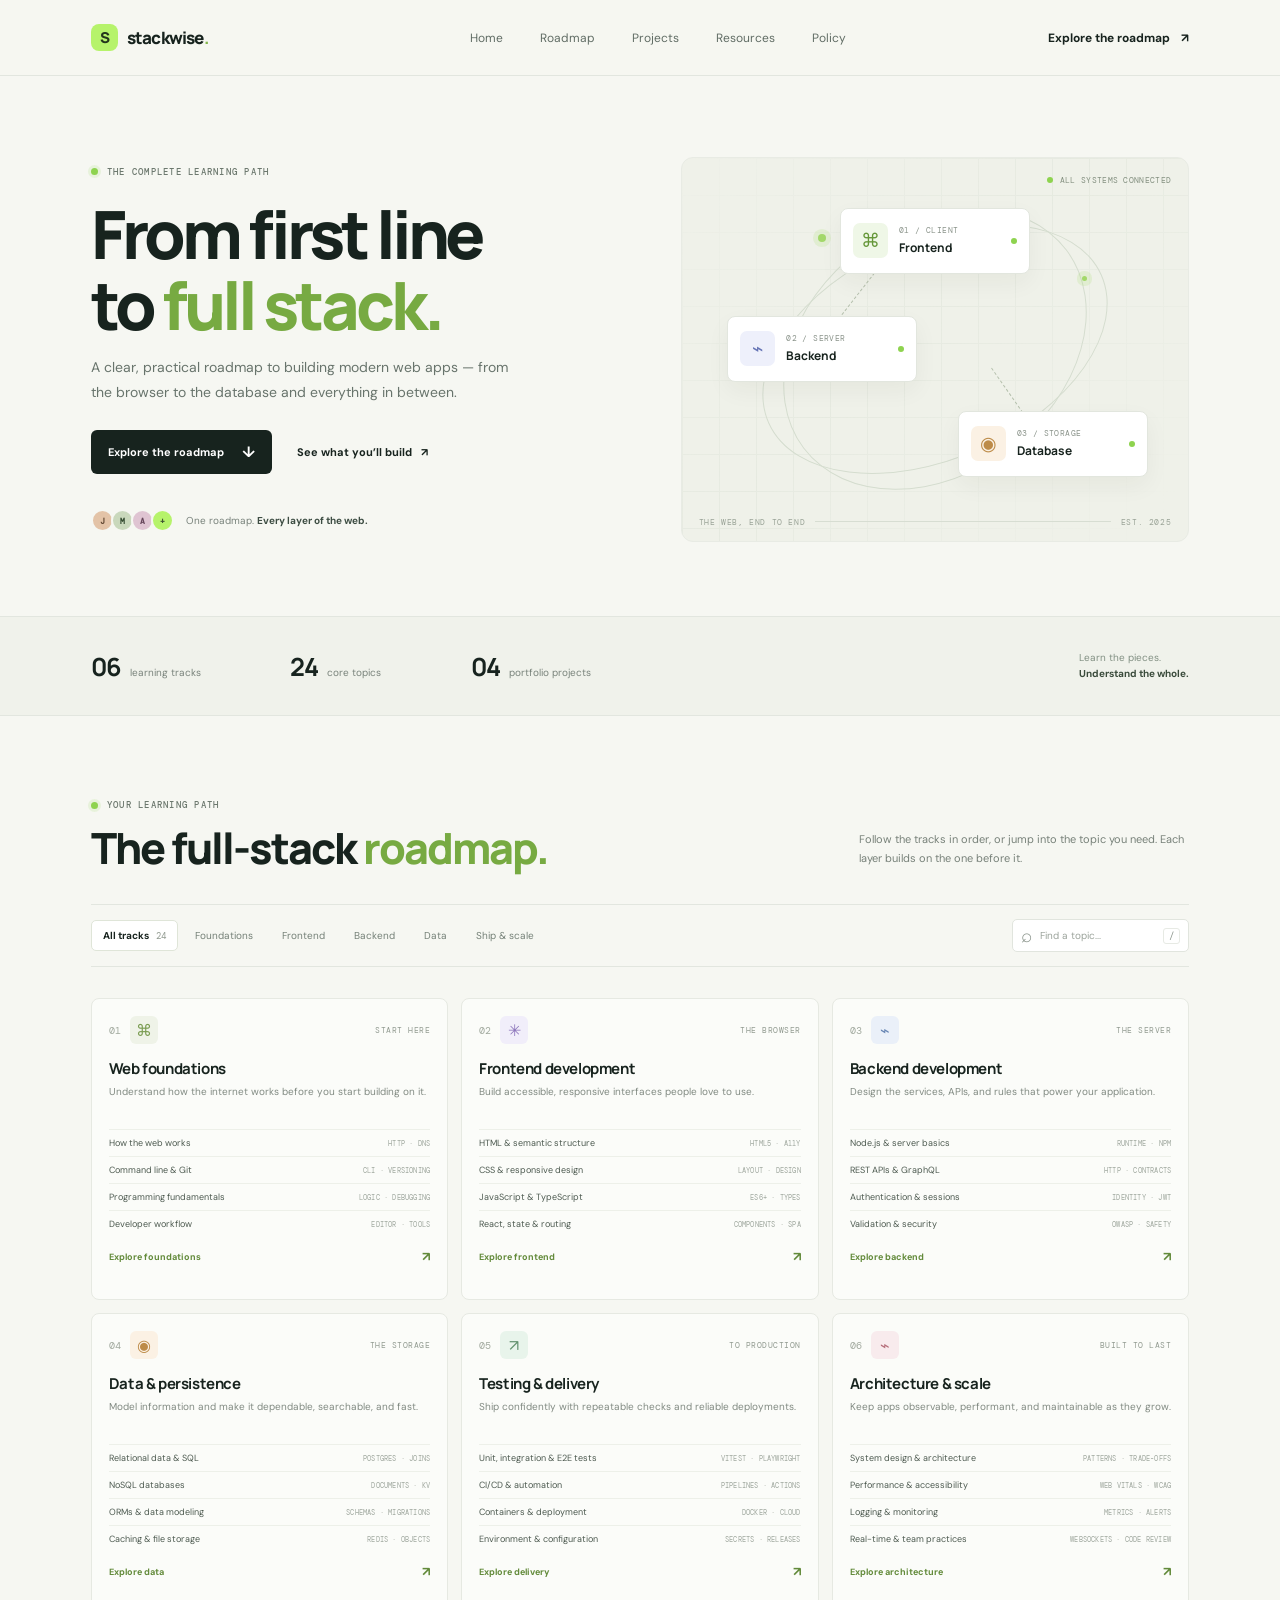
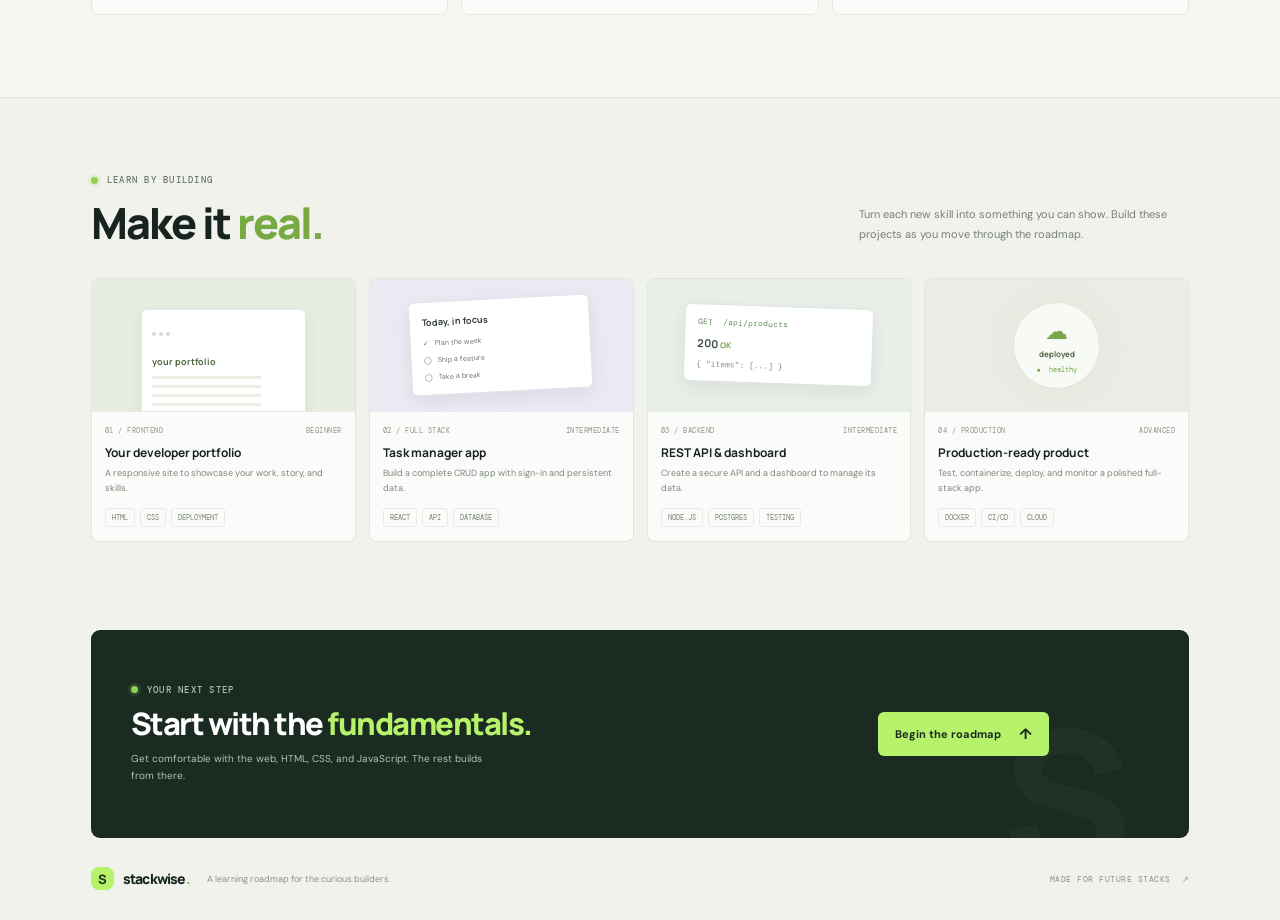
<file: index.html>
<!doctype html>
<html lang="en">
  <head>
    <meta charset="utf-8">
    <meta name="viewport" content="width=device-width, initial-scale=1">
    <meta name="theme-color" content="#f6f7f2">
    <meta name="description" content="A practical, end-to-end roadmap for learning full-stack web development.">
    <meta property="og:site_name" content="Stackwise">
    <meta property="og:title" content="Stackwise — Full-stack development roadmap">
    <meta property="og:description" content="A practical, end-to-end roadmap for learning full-stack web development.">
    <meta property="og:type" content="website">
    <title>Stackwise — Full-stack development roadmap</title>
    <link rel="icon" type="image/svg+xml" href="stackwise-icon.svg">
    <link rel="preconnect" href="https://fonts.googleapis.com">
    <link rel="preconnect" href="https://fonts.gstatic.com" crossorigin>
    <link href="https://fonts.googleapis.com/css2?family=DM+Mono:wght@400;500&family=DM+Sans:wght@400;500;600;700&family=Manrope:wght@500;600;700;800&display=swap" rel="stylesheet">
    <link rel="stylesheet" href="styles.css">
    <script src="script.js" defer></script>
  </head>
  <body>
    <header class="topbar">
      <a class="brand" href="#" aria-label="Stackwise home"><span class="brand-mark">S</span> stackwise<span class="brand-period">.</span></a>
      <nav class="topnav" aria-label="Main navigation"><a href="index.html">Home</a><a href="#roadmap">Roadmap</a><a href="#projects">Projects</a><a href="#resources">Resources</a><a href="policy.html">Policy</a></nav>
      <a class="topbar-cta" href="#roadmap">Explore the roadmap <span aria-hidden="true">↗</span></a>
      <button class="menu-toggle" type="button" aria-label="Open navigation" aria-expanded="false">☰</button>
    </header>

    <main>
      <section class="hero">
        <div class="hero-copy">
          <div class="eyebrow"><span class="eyebrow-dot"></span> THE COMPLETE LEARNING PATH</div>
          <h1>From first line<br>to <span>full stack.</span></h1>
          <p class="hero-description">A clear, practical roadmap to building modern web apps — from the browser to the database and everything in between.</p>
          <div class="hero-actions"><a class="button button-primary" href="#roadmap">Explore the roadmap <span aria-hidden="true">↓</span></a><a class="text-link" href="#projects">See what you’ll build <span aria-hidden="true">↗</span></a></div>
          <div class="hero-proof"><div class="avatar-stack" aria-hidden="true"><span>J</span><span>M</span><span>A</span><span>+</span></div><span>One roadmap. <strong>Every layer of the web.</strong></span></div>
        </div>
        <div class="hero-visual" aria-label="Illustration of connected frontend, backend, and database layers">
          <div class="visual-grid"></div><div class="orbit orbit-one"></div><div class="orbit orbit-two"></div>
          <div class="orbit-dot dot-one"></div><div class="orbit-dot dot-two"></div><div class="orbit-dot dot-three"></div>
          <div class="stack-card frontend-card"><span class="card-icon icon-browser">⌘</span><span><small>01 / CLIENT</small><strong>Frontend</strong></span><span class="card-status"></span></div>
          <div class="stack-card backend-card"><span class="card-icon icon-server">⌁</span><span><small>02 / SERVER</small><strong>Backend</strong></span><span class="card-status"></span></div>
          <div class="stack-card data-card"><span class="card-icon icon-data">◉</span><span><small>03 / STORAGE</small><strong>Database</strong></span><span class="card-status"></span></div>
          <div class="connector connector-one"></div><div class="connector connector-two"></div>
          <div class="floating-label"><span class="pulse"></span> ALL SYSTEMS CONNECTED</div>
          <div class="visual-caption"><span>THE WEB, END TO END</span><span class="caption-line"></span><span>EST. 2025</span></div>
        </div>
      </section>

      <section class="stat-strip" aria-label="Roadmap overview">
        <div><strong>06</strong><span>learning tracks</span></div><div><strong>24</strong><span>core topics</span></div><div><strong>04</strong><span>portfolio projects</span></div>
        <p>Learn the pieces.<br><b>Understand the whole.</b></p>
      </section>

      <section class="roadmap section-wrap" id="roadmap">
        <div class="section-heading">
          <div><div class="eyebrow"><span class="eyebrow-dot"></span> YOUR LEARNING PATH</div><h2>The full-stack <span>roadmap.</span></h2></div>
          <p>Follow the tracks in order, or jump into the topic you need. Each layer builds on the one before it.</p>
        </div>
        <div class="roadmap-tools">
          <div class="filter-list" role="group" aria-label="Filter learning tracks">
            <button class="filter-button active" type="button" data-filter="all" aria-pressed="true">All tracks <span>24</span></button>
            <button class="filter-button" type="button" data-filter="foundation" aria-pressed="false">Foundations</button>
            <button class="filter-button" type="button" data-filter="frontend" aria-pressed="false">Frontend</button>
            <button class="filter-button" type="button" data-filter="backend" aria-pressed="false">Backend</button>
            <button class="filter-button" type="button" data-filter="data" aria-pressed="false">Data</button>
            <button class="filter-button" type="button" data-filter="delivery" aria-pressed="false">Ship & scale</button>
          </div>
          <label class="search-box"><span aria-hidden="true">⌕</span><input id="topic-search" type="search" placeholder="Find a topic..." aria-label="Search topics"><kbd>/</kbd></label>
        </div>
        <p class="results-count" id="results-count" aria-live="polite"></p>
        <div class="tracks-grid" id="tracks-grid">
          <article class="track-card" data-category="foundation">
            <div class="track-top"><span class="track-number">01</span><span class="track-icon icon-foundation">⌘</span><span class="track-time">START HERE</span></div>
            <h3><a href="foundations.html">Web foundations</a></h3><p>Understand how the internet works before you start building on it.</p>
            <ul class="topic-list"><li><span>How the web works</span><span class="topic-tag">HTTP · DNS</span></li><li><span>Command line & Git</span><span class="topic-tag">CLI · VERSIONING</span></li><li><span>Programming fundamentals</span><span class="topic-tag">LOGIC · DEBUGGING</span></li><li><span>Developer workflow</span><span class="topic-tag">EDITOR · TOOLS</span></li></ul>
            <a class="track-link" href="foundations.html">Explore foundations <span aria-hidden="true">↗</span></a>
          </article>
          <article class="track-card" data-category="frontend">
            <div class="track-top"><span class="track-number">02</span><span class="track-icon icon-frontend">✳</span><span class="track-time">THE BROWSER</span></div>
            <h3><a href="courses.html?track=frontend">Frontend development</a></h3><p>Build accessible, responsive interfaces people love to use.</p>
            <ul class="topic-list"><li><span>HTML & semantic structure</span><span class="topic-tag">HTML5 · A11Y</span></li><li><span>CSS & responsive design</span><span class="topic-tag">LAYOUT · DESIGN</span></li><li><span>JavaScript & TypeScript</span><span class="topic-tag">ES6+ · TYPES</span></li><li><span>React, state & routing</span><span class="topic-tag">COMPONENTS · SPA</span></li></ul>
            <a class="track-link" href="courses.html?track=frontend">Explore frontend <span aria-hidden="true">↗</span></a>
          </article>
          <article class="track-card" data-category="backend">
            <div class="track-top"><span class="track-number">03</span><span class="track-icon icon-backend">⌁</span><span class="track-time">THE SERVER</span></div>
            <h3><a href="courses.html?track=backend">Backend development</a></h3><p>Design the services, APIs, and rules that power your application.</p>
            <ul class="topic-list"><li><span>Node.js & server basics</span><span class="topic-tag">RUNTIME · NPM</span></li><li><span>REST APIs & GraphQL</span><span class="topic-tag">HTTP · CONTRACTS</span></li><li><span>Authentication & sessions</span><span class="topic-tag">IDENTITY · JWT</span></li><li><span>Validation & security</span><span class="topic-tag">OWASP · SAFETY</span></li></ul>
            <a class="track-link" href="courses.html?track=backend">Explore backend <span aria-hidden="true">↗</span></a>
          </article>
          <article class="track-card" data-category="data">
            <div class="track-top"><span class="track-number">04</span><span class="track-icon icon-data">◉</span><span class="track-time">THE STORAGE</span></div>
            <h3><a href="courses.html?track=data">Data & persistence</a></h3><p>Model information and make it dependable, searchable, and fast.</p>
            <ul class="topic-list"><li><span>Relational data & SQL</span><span class="topic-tag">POSTGRES · JOINS</span></li><li><span>NoSQL databases</span><span class="topic-tag">DOCUMENTS · KV</span></li><li><span>ORMs & data modeling</span><span class="topic-tag">SCHEMAS · MIGRATIONS</span></li><li><span>Caching & file storage</span><span class="topic-tag">REDIS · OBJECTS</span></li></ul>
            <a class="track-link" href="courses.html?track=data">Explore data <span aria-hidden="true">↗</span></a>
          </article>
          <article class="track-card" data-category="delivery">
            <div class="track-top"><span class="track-number">05</span><span class="track-icon icon-delivery">↗</span><span class="track-time">TO PRODUCTION</span></div>
            <h3><a href="courses.html?track=delivery">Testing & delivery</a></h3><p>Ship confidently with repeatable checks and reliable deployments.</p>
            <ul class="topic-list"><li><span>Unit, integration & E2E tests</span><span class="topic-tag">VITEST · PLAYWRIGHT</span></li><li><span>CI/CD & automation</span><span class="topic-tag">PIPELINES · ACTIONS</span></li><li><span>Containers & deployment</span><span class="topic-tag">DOCKER · CLOUD</span></li><li><span>Environment & configuration</span><span class="topic-tag">SECRETS · RELEASES</span></li></ul>
            <a class="track-link" href="courses.html?track=delivery">Explore delivery <span aria-hidden="true">↗</span></a>
          </article>
          <article class="track-card" data-category="delivery">
            <div class="track-top"><span class="track-number">06</span><span class="track-icon icon-scale">⌁</span><span class="track-time">BUILT TO LAST</span></div>
            <h3><a href="courses.html?track=architecture">Architecture & scale</a></h3><p>Keep apps observable, performant, and maintainable as they grow.</p>
            <ul class="topic-list"><li><span>System design & architecture</span><span class="topic-tag">PATTERNS · TRADE-OFFS</span></li><li><span>Performance & accessibility</span><span class="topic-tag">WEB VITALS · WCAG</span></li><li><span>Logging & monitoring</span><span class="topic-tag">METRICS · ALERTS</span></li><li><span>Real-time & team practices</span><span class="topic-tag">WEBSOCKETS · CODE REVIEW</span></li></ul>
            <a class="track-link" href="courses.html?track=architecture">Explore architecture <span aria-hidden="true">↗</span></a>
          </article>
        </div>
        <div class="empty-state" id="empty-state" hidden><span>⌕</span><h3>No topics found</h3><p>Try a different search or select another track.</p></div>
      </section>

      <section class="projects section-wrap" id="projects">
        <div class="section-heading"><div><div class="eyebrow"><span class="eyebrow-dot"></span> LEARN BY BUILDING</div><h2>Make it <span>real.</span></h2></div><p>Turn each new skill into something you can show. Build these projects as you move through the roadmap.</p></div>
        <div class="project-grid">
          <article class="project-card"><div class="project-art art-one"><span class="art-window"><i></i><i></i><i></i><b>your portfolio</b><span class="art-lines"></span></span></div><div class="project-meta"><span>01 / FRONTEND</span><span>BEGINNER</span></div><h3>Your developer portfolio</h3><p>A responsive site to showcase your work, story, and skills.</p><div class="project-tags"><span>HTML</span><span>CSS</span><span>DEPLOYMENT</span></div></article>
          <article class="project-card"><div class="project-art art-two"><span class="task-ui"><b>Today, in focus</b><i>✓ &nbsp; Plan the week</i><i>◯ &nbsp; Ship a feature</i><i>◯ &nbsp; Take a break</i></span></div><div class="project-meta"><span>02 / FULL STACK</span><span>INTERMEDIATE</span></div><h3>Task manager app</h3><p>Build a complete CRUD app with sign-in and persistent data.</p><div class="project-tags"><span>REACT</span><span>API</span><span>DATABASE</span></div></article>
          <article class="project-card"><div class="project-art art-three"><div class="api-window"><span>GET&nbsp; /api/products</span><strong>200 <i>OK</i></strong><code>{ "items": [...] }</code></div></div><div class="project-meta"><span>03 / BACKEND</span><span>INTERMEDIATE</span></div><h3>REST API & dashboard</h3><p>Create a secure API and a dashboard to manage its data.</p><div class="project-tags"><span>NODE.JS</span><span>POSTGRES</span><span>TESTING</span></div></article>
          <article class="project-card"><div class="project-art art-four"><div class="deploy-cloud">☁<span>deployed</span><i>●&nbsp; healthy</i></div></div><div class="project-meta"><span>04 / PRODUCTION</span><span>ADVANCED</span></div><h3>Production-ready product</h3><p>Test, containerize, deploy, and monitor a polished full-stack app.</p><div class="project-tags"><span>DOCKER</span><span>CI/CD</span><span>CLOUD</span></div></article>
        </div>
      </section>

      <section class="resources section-wrap" id="resources">
        <div class="resource-banner"><div><div class="eyebrow"><span class="eyebrow-dot"></span> YOUR NEXT STEP</div><h2>Start with the <span>fundamentals.</span></h2><p>Get comfortable with the web, HTML, CSS, and JavaScript. The rest builds from there.</p></div><a class="button button-light" href="#roadmap">Begin the roadmap <span aria-hidden="true">↑</span></a><span class="banner-decoration" aria-hidden="true">S.</span></div>
        <div class="footer-note"><a class="brand" href="index.html"><span class="brand-mark">S</span> stackwise<span class="brand-period">.</span></a><p>A learning roadmap for the curious builders.</p><span>MADE FOR FUTURE STACKS&nbsp; ↗</span></div>
      </section>
    </main>
  </body>
</html>
</file>
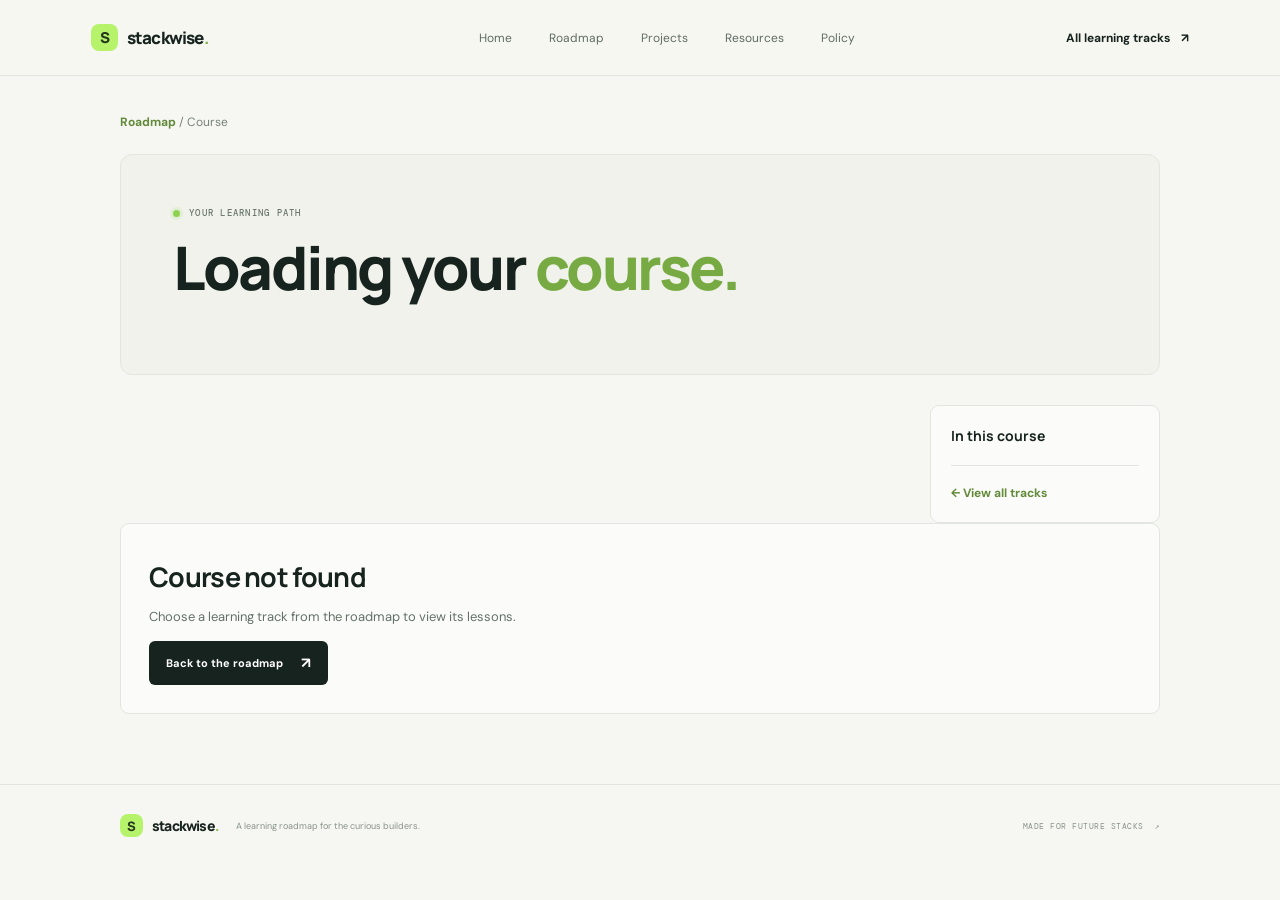
<file: courses.html>
<!doctype html>
<html lang="en">
  <head>
    <meta charset="utf-8">
    <meta name="viewport" content="width=device-width, initial-scale=1">
    <meta name="theme-color" content="#f6f7f2">
    <meta name="description" content="Practical full-stack development lessons with explanations and hands-on exercises.">
    <meta property="og:site_name" content="Stackwise">
    <meta property="og:title" content="Course track — Stackwise">
    <meta property="og:description" content="Practical full-stack development lessons with explanations and hands-on exercises.">
    <meta property="og:type" content="website">
    <title>Course track — Stackwise</title>
    <link rel="icon" type="image/svg+xml" href="stackwise-icon.svg">
    <link rel="preconnect" href="https://fonts.googleapis.com">
    <link rel="preconnect" href="https://fonts.gstatic.com" crossorigin>
    <link href="https://fonts.googleapis.com/css2?family=DM+Mono:wght@400;500&family=DM+Sans:wght@400;500;600;700&family=Manrope:wght@500;600;700;800&display=swap" rel="stylesheet">
    <link rel="stylesheet" href="styles.css">
    <script src="script.js" defer></script>
    <script src="courses.js" defer></script>
  </head>
  <body>
    <header class="topbar">
      <a class="brand" href="index.html" aria-label="Stackwise home"><span class="brand-mark">S</span> stackwise<span class="brand-period">.</span></a>
      <nav class="topnav" aria-label="Main navigation"><a href="index.html">Home</a><a href="index.html#roadmap">Roadmap</a><a href="index.html#projects">Projects</a><a href="index.html#resources">Resources</a><a href="policy.html">Policy</a></nav>
      <a class="topbar-cta" href="index.html#roadmap">All learning tracks <span aria-hidden="true">↗</span></a>
      <button class="menu-toggle" type="button" aria-label="Open navigation" aria-expanded="false">☰</button>
    </header>

    <main class="course-main">
      <p class="course-breadcrumb"><a href="index.html#roadmap">Roadmap</a> / <span id="course-breadcrumb-title">Course</span></p>
      <section class="course-hero">
        <div class="eyebrow"><span class="eyebrow-dot"></span> <span id="course-kicker">YOUR LEARNING PATH</span></div>
        <h1 id="course-title">Loading your <span>course.</span></h1>
        <p class="course-intro" id="course-intro"></p>
        <div class="course-meta" id="course-meta"></div>
      </section>

      <div class="course-layout" id="course-layout" hidden>
        <div class="course-lessons" id="course-lessons"></div>
        <aside class="course-sidebar" aria-label="Course lessons">
          <h2>In this course</h2>
          <ol id="course-outline"></ol>
          <div class="course-next"><a href="index.html#roadmap">← View all tracks</a></div>
        </aside>
      </div>
      <section class="lesson-card" id="course-error" role="status" hidden>
        <h2>Course not found</h2>
        <p>Choose a learning track from the roadmap to view its lessons.</p>
        <a class="button button-primary" href="index.html#roadmap">Back to the roadmap <span aria-hidden="true">↗</span></a>
      </section>
    </main>

    <footer class="course-footer">
      <div class="footer-note"><a class="brand" href="index.html"><span class="brand-mark">S</span> stackwise<span class="brand-period">.</span></a><p>A learning roadmap for the curious builders.</p><span>MADE FOR FUTURE STACKS&nbsp; ↗</span></div>
    </footer>
  </body>
</html>
</file>
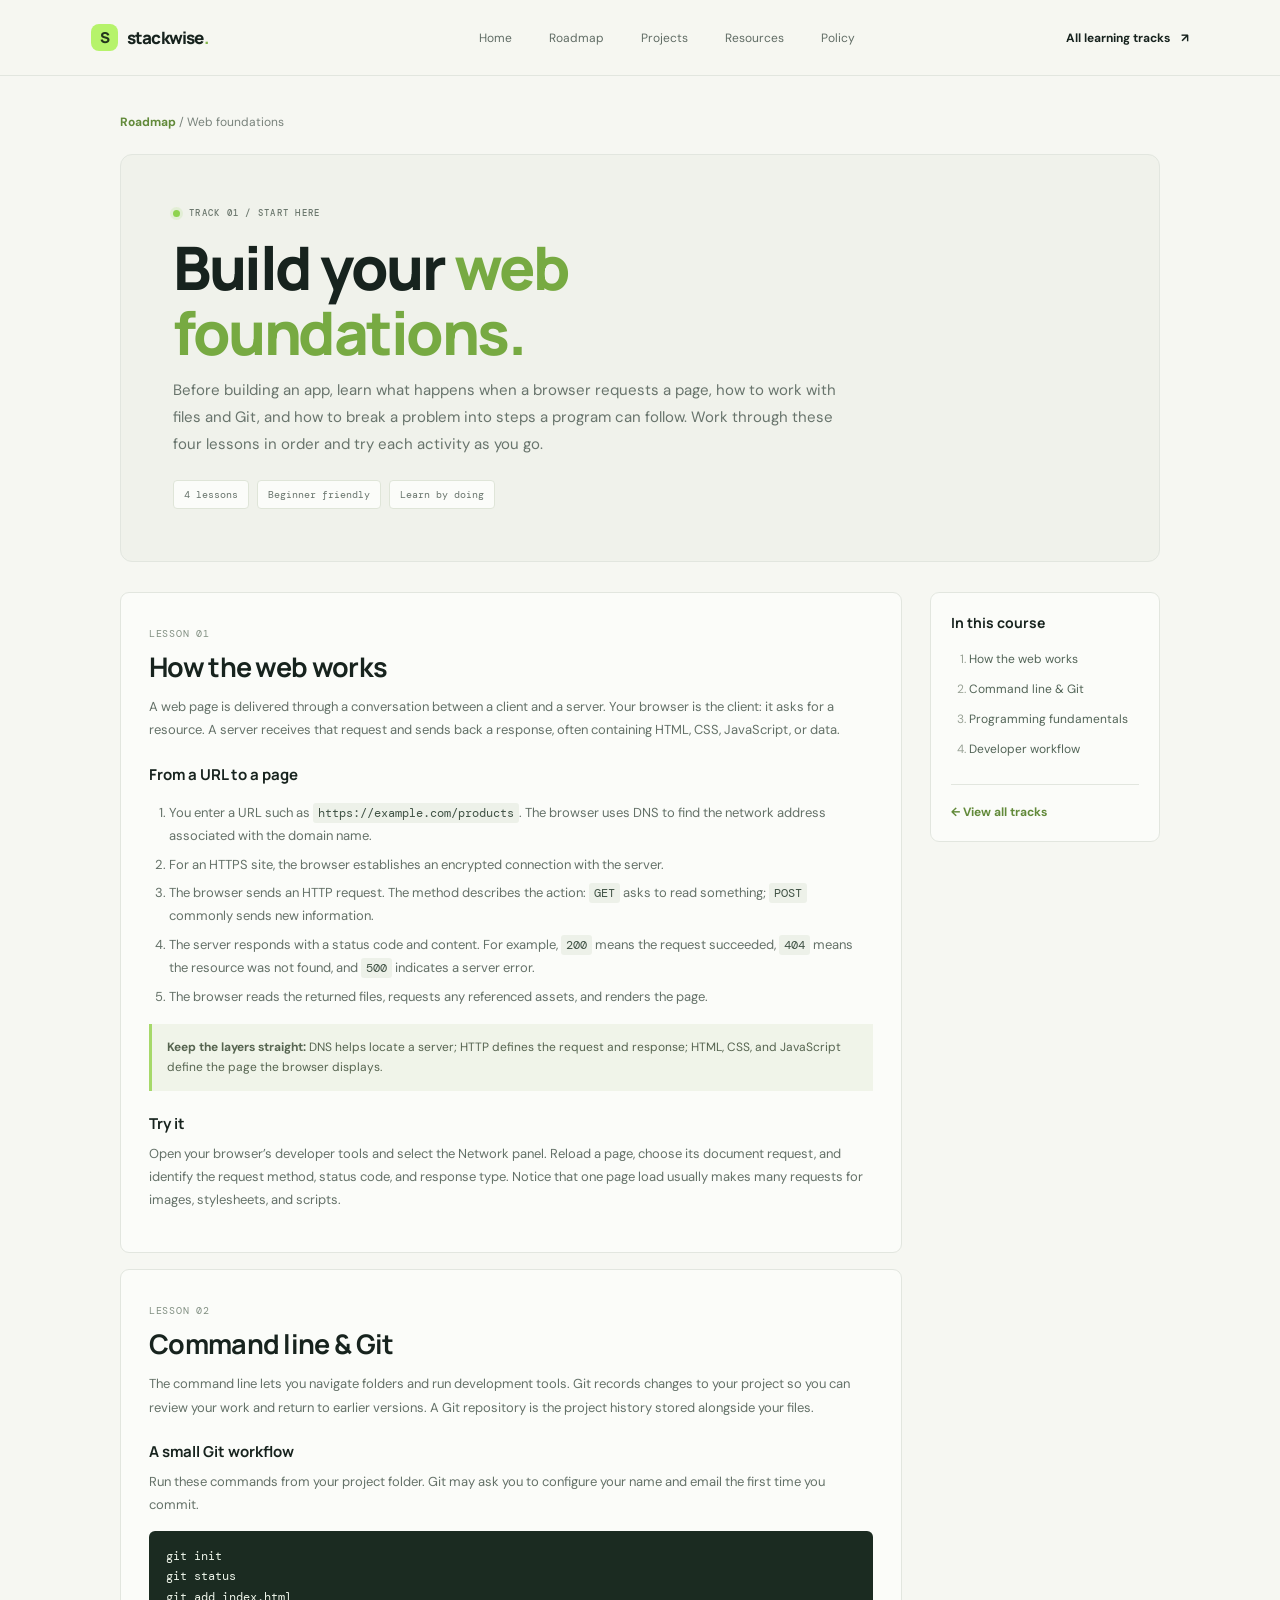
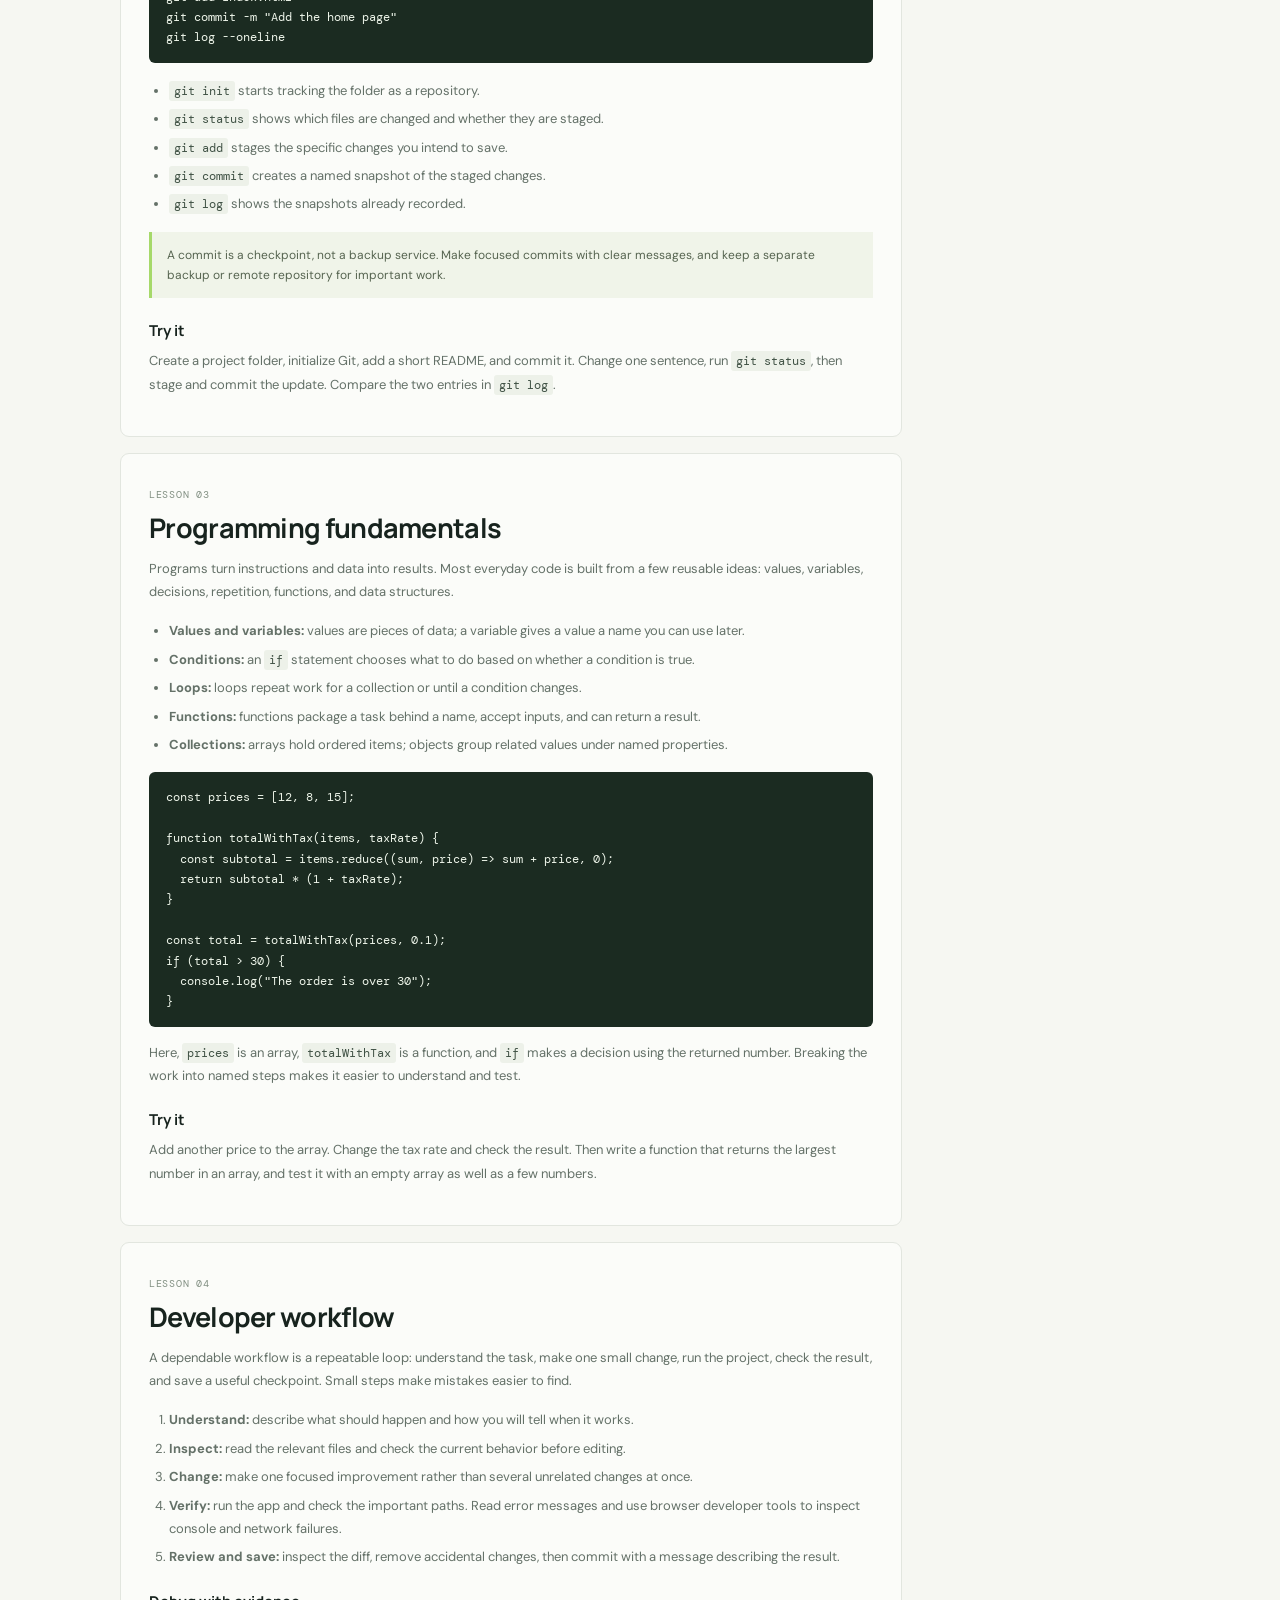
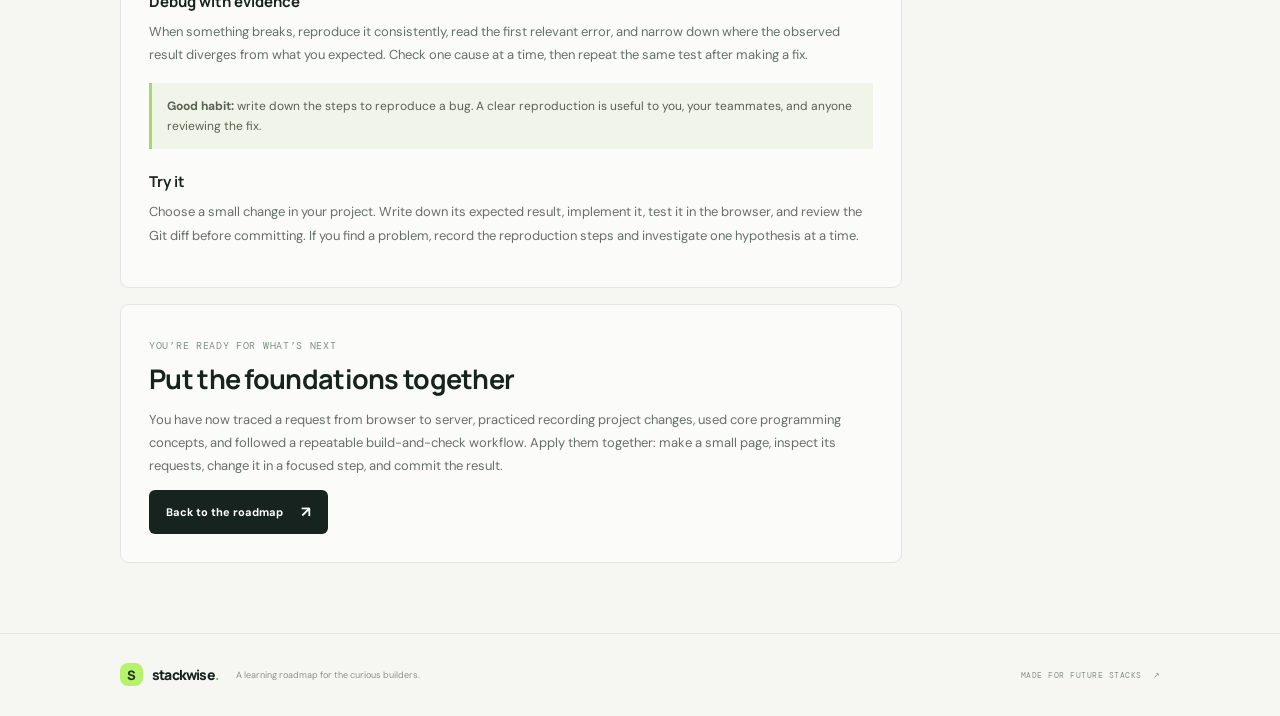
<file: foundations.html>
<!doctype html>
<html lang="en">
  <head>
    <meta charset="utf-8">
    <meta name="viewport" content="width=device-width, initial-scale=1">
    <meta name="theme-color" content="#f6f7f2">
    <meta name="description" content="Learn how the web works, use the command line and Git, practice programming fundamentals, and build a reliable developer workflow.">
    <meta property="og:site_name" content="Stackwise">
    <meta property="og:title" content="Web foundations course — Stackwise">
    <meta property="og:description" content="Learn how the web works, use the command line and Git, practice programming fundamentals, and build a reliable developer workflow.">
    <meta property="og:type" content="website">
    <title>Web foundations course — Stackwise</title>
    <link rel="icon" type="image/svg+xml" href="stackwise-icon.svg">
    <link rel="preconnect" href="https://fonts.googleapis.com">
    <link rel="preconnect" href="https://fonts.gstatic.com" crossorigin>
    <link href="https://fonts.googleapis.com/css2?family=DM+Mono:wght@400;500&family=DM+Sans:wght@400;500;600;700&family=Manrope:wght@500;600;700;800&display=swap" rel="stylesheet">
    <link rel="stylesheet" href="styles.css">
    <script src="script.js" defer></script>
  </head>
  <body>
    <header class="topbar">
      <a class="brand" href="index.html" aria-label="Stackwise home"><span class="brand-mark">S</span> stackwise<span class="brand-period">.</span></a>
      <nav class="topnav" aria-label="Main navigation"><a href="index.html">Home</a><a href="index.html#roadmap">Roadmap</a><a href="index.html#projects">Projects</a><a href="index.html#resources">Resources</a><a href="policy.html">Policy</a></nav>
      <a class="topbar-cta" href="index.html#roadmap">All learning tracks <span aria-hidden="true">↗</span></a>
      <button class="menu-toggle" type="button" aria-label="Open navigation" aria-expanded="false">☰</button>
    </header>

    <main class="course-main">
      <p class="course-breadcrumb"><a href="index.html#roadmap">Roadmap</a> / Web foundations</p>
      <section class="course-hero">
        <div class="eyebrow"><span class="eyebrow-dot"></span> TRACK 01 / START HERE</div>
        <h1>Build your <span>web foundations.</span></h1>
        <p class="course-intro">Before building an app, learn what happens when a browser requests a page, how to work with files and Git, and how to break a problem into steps a program can follow. Work through these four lessons in order and try each activity as you go.</p>
        <div class="course-meta"><span>4 lessons</span><span>Beginner friendly</span><span>Learn by doing</span></div>
      </section>

      <div class="course-layout">
        <div class="course-lessons">
          <article class="lesson-card" id="how-the-web-works">
            <span class="lesson-kicker">LESSON 01</span>
            <h2>How the web works</h2>
            <p>A web page is delivered through a conversation between a client and a server. Your browser is the client: it asks for a resource. A server receives that request and sends back a response, often containing HTML, CSS, JavaScript, or data.</p>
            <h3>From a URL to a page</h3>
            <ol>
              <li>You enter a URL such as <code>https://example.com/products</code>. The browser uses DNS to find the network address associated with the domain name.</li>
              <li>For an HTTPS site, the browser establishes an encrypted connection with the server.</li>
              <li>The browser sends an HTTP request. The method describes the action: <code>GET</code> asks to read something; <code>POST</code> commonly sends new information.</li>
              <li>The server responds with a status code and content. For example, <code>200</code> means the request succeeded, <code>404</code> means the resource was not found, and <code>500</code> indicates a server error.</li>
              <li>The browser reads the returned files, requests any referenced assets, and renders the page.</li>
            </ol>
            <div class="lesson-callout"><strong>Keep the layers straight:</strong> DNS helps locate a server; HTTP defines the request and response; HTML, CSS, and JavaScript define the page the browser displays.</div>
            <h3>Try it</h3>
            <p>Open your browser’s developer tools and select the Network panel. Reload a page, choose its document request, and identify the request method, status code, and response type. Notice that one page load usually makes many requests for images, stylesheets, and scripts.</p>
          </article>

          <article class="lesson-card" id="command-line-and-git">
            <span class="lesson-kicker">LESSON 02</span>
            <h2>Command line &amp; Git</h2>
            <p>The command line lets you navigate folders and run development tools. Git records changes to your project so you can review your work and return to earlier versions. A Git repository is the project history stored alongside your files.</p>
            <h3>A small Git workflow</h3>
            <p>Run these commands from your project folder. Git may ask you to configure your name and email the first time you commit.</p>
            <pre class="lesson-example"><code>git init
git status
git add index.html
git commit -m "Add the home page"
git log --oneline</code></pre>
            <ul>
              <li><code>git init</code> starts tracking the folder as a repository.</li>
              <li><code>git status</code> shows which files are changed and whether they are staged.</li>
              <li><code>git add</code> stages the specific changes you intend to save.</li>
              <li><code>git commit</code> creates a named snapshot of the staged changes.</li>
              <li><code>git log</code> shows the snapshots already recorded.</li>
            </ul>
            <div class="lesson-callout">A commit is a checkpoint, not a backup service. Make focused commits with clear messages, and keep a separate backup or remote repository for important work.</div>
            <h3>Try it</h3>
            <p>Create a project folder, initialize Git, add a short README, and commit it. Change one sentence, run <code>git status</code>, then stage and commit the update. Compare the two entries in <code>git log</code>.</p>
          </article>

          <article class="lesson-card" id="programming-fundamentals">
            <span class="lesson-kicker">LESSON 03</span>
            <h2>Programming fundamentals</h2>
            <p>Programs turn instructions and data into results. Most everyday code is built from a few reusable ideas: values, variables, decisions, repetition, functions, and data structures.</p>
            <ul>
              <li><strong>Values and variables:</strong> values are pieces of data; a variable gives a value a name you can use later.</li>
              <li><strong>Conditions:</strong> an <code>if</code> statement chooses what to do based on whether a condition is true.</li>
              <li><strong>Loops:</strong> loops repeat work for a collection or until a condition changes.</li>
              <li><strong>Functions:</strong> functions package a task behind a name, accept inputs, and can return a result.</li>
              <li><strong>Collections:</strong> arrays hold ordered items; objects group related values under named properties.</li>
            </ul>
            <pre class="lesson-example"><code>const prices = [12, 8, 15];

function totalWithTax(items, taxRate) {
  const subtotal = items.reduce((sum, price) => sum + price, 0);
  return subtotal * (1 + taxRate);
}

const total = totalWithTax(prices, 0.1);
if (total > 30) {
  console.log("The order is over 30");
}</code></pre>
            <p>Here, <code>prices</code> is an array, <code>totalWithTax</code> is a function, and <code>if</code> makes a decision using the returned number. Breaking the work into named steps makes it easier to understand and test.</p>
            <h3>Try it</h3>
            <p>Add another price to the array. Change the tax rate and check the result. Then write a function that returns the largest number in an array, and test it with an empty array as well as a few numbers.</p>
          </article>

          <article class="lesson-card" id="developer-workflow">
            <span class="lesson-kicker">LESSON 04</span>
            <h2>Developer workflow</h2>
            <p>A dependable workflow is a repeatable loop: understand the task, make one small change, run the project, check the result, and save a useful checkpoint. Small steps make mistakes easier to find.</p>
            <ol>
              <li><strong>Understand:</strong> describe what should happen and how you will tell when it works.</li>
              <li><strong>Inspect:</strong> read the relevant files and check the current behavior before editing.</li>
              <li><strong>Change:</strong> make one focused improvement rather than several unrelated changes at once.</li>
              <li><strong>Verify:</strong> run the app and check the important paths. Read error messages and use browser developer tools to inspect console and network failures.</li>
              <li><strong>Review and save:</strong> inspect the diff, remove accidental changes, then commit with a message describing the result.</li>
            </ol>
            <h3>Debug with evidence</h3>
            <p>When something breaks, reproduce it consistently, read the first relevant error, and narrow down where the observed result diverges from what you expected. Check one cause at a time, then repeat the same test after making a fix.</p>
            <div class="lesson-callout"><strong>Good habit:</strong> write down the steps to reproduce a bug. A clear reproduction is useful to you, your teammates, and anyone reviewing the fix.</div>
            <h3>Try it</h3>
            <p>Choose a small change in your project. Write down its expected result, implement it, test it in the browser, and review the Git diff before committing. If you find a problem, record the reproduction steps and investigate one hypothesis at a time.</p>
          </article>

          <section class="lesson-card" aria-labelledby="course-complete">
            <span class="lesson-kicker">YOU’RE READY FOR WHAT’S NEXT</span>
            <h2 id="course-complete">Put the foundations together</h2>
            <p>You have now traced a request from browser to server, practiced recording project changes, used core programming concepts, and followed a repeatable build-and-check workflow. Apply them together: make a small page, inspect its requests, change it in a focused step, and commit the result.</p>
            <a class="button button-primary" href="index.html#roadmap">Back to the roadmap <span aria-hidden="true">↗</span></a>
          </section>
        </div>

        <aside class="course-sidebar" aria-label="Course lessons">
          <h2>In this course</h2>
          <ol>
            <li><a href="#how-the-web-works">How the web works</a></li>
            <li><a href="#command-line-and-git">Command line &amp; Git</a></li>
            <li><a href="#programming-fundamentals">Programming fundamentals</a></li>
            <li><a href="#developer-workflow">Developer workflow</a></li>
          </ol>
          <div class="course-next"><a href="index.html#roadmap">← View all tracks</a></div>
        </aside>
      </div>
    </main>

    <footer class="course-footer">
      <div class="footer-note"><a class="brand" href="index.html"><span class="brand-mark">S</span> stackwise<span class="brand-period">.</span></a><p>A learning roadmap for the curious builders.</p><span>MADE FOR FUTURE STACKS&nbsp; ↗</span></div>
    </footer>
  </body>
</html>
</file>
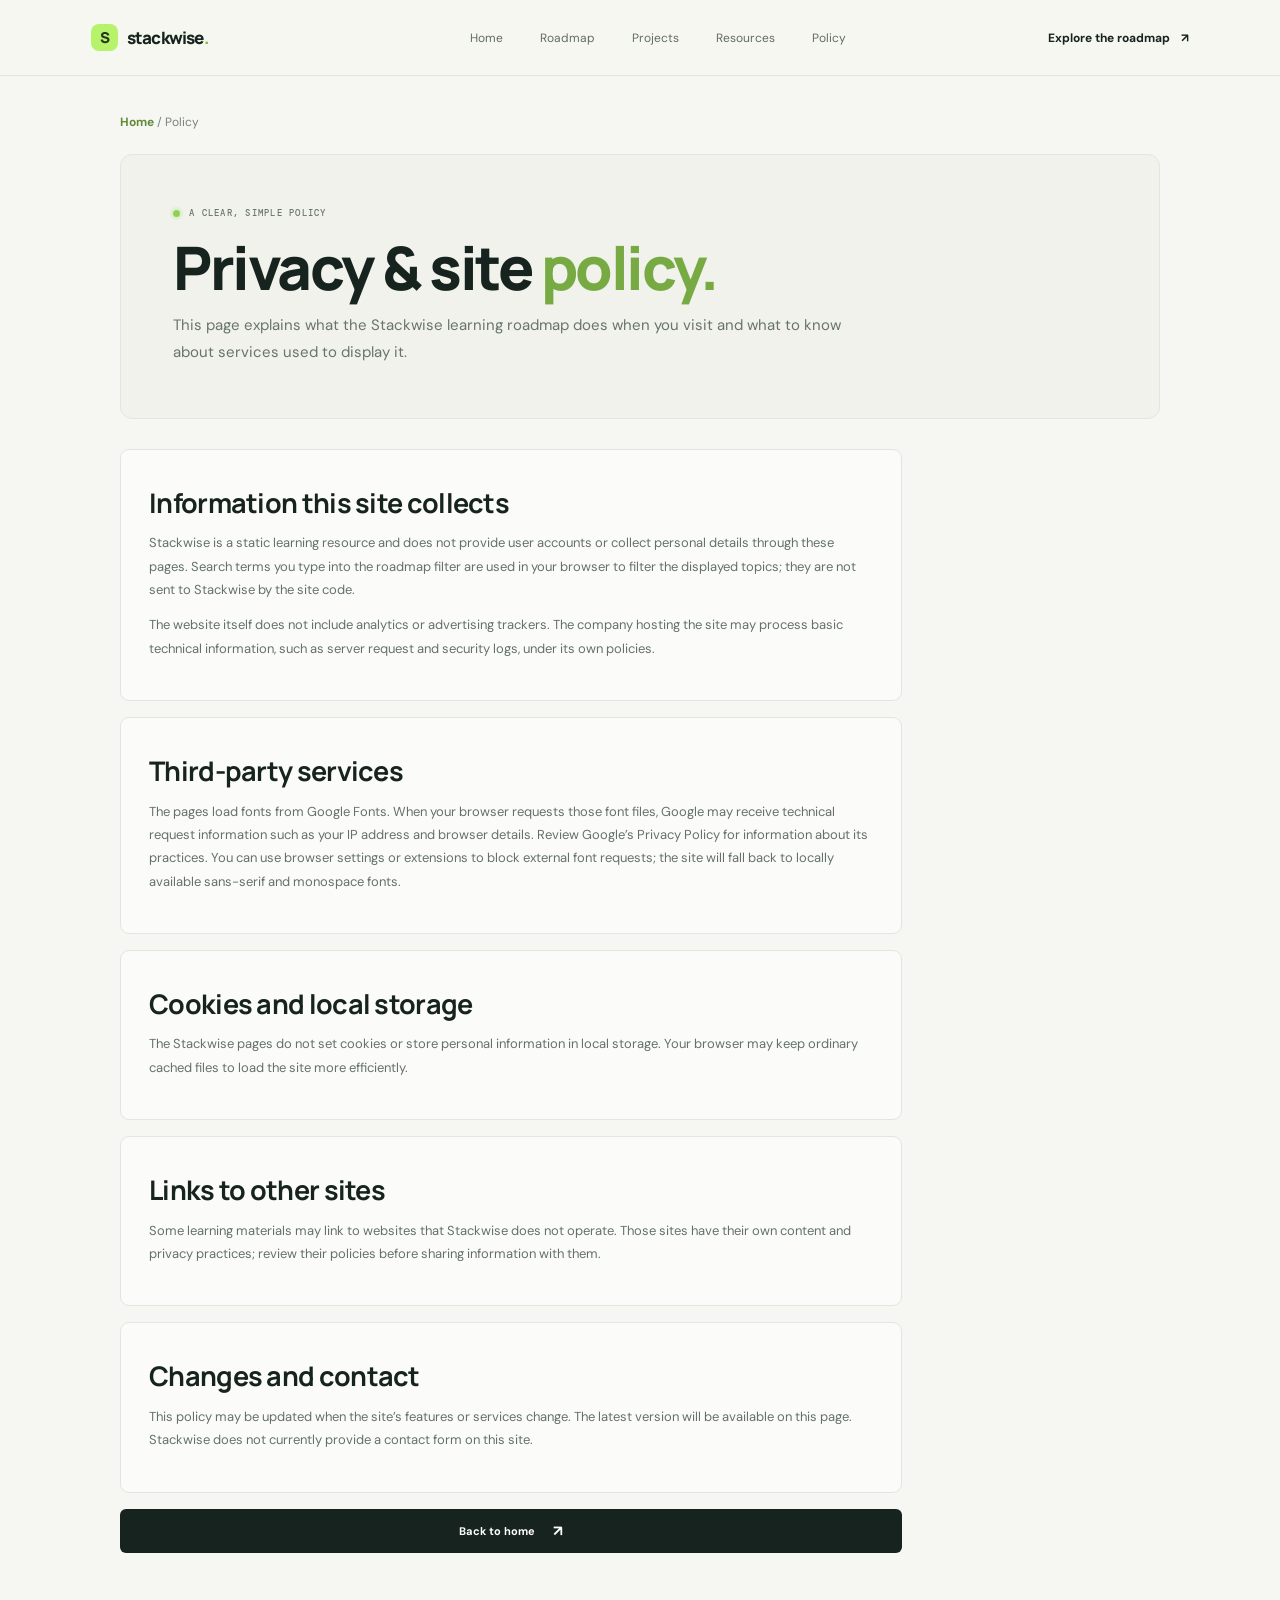
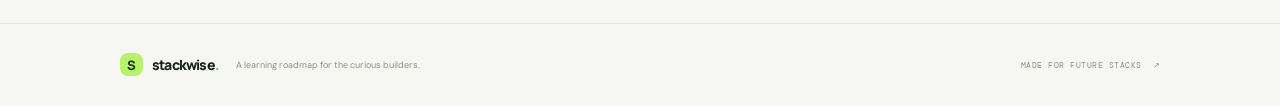
<file: policy.html>
<!doctype html>
<html lang="en">
  <head>
    <meta charset="utf-8">
    <meta name="viewport" content="width=device-width, initial-scale=1">
    <meta name="theme-color" content="#f6f7f2">
    <meta name="description" content="Read the Stackwise privacy and site use policy.">
    <meta property="og:site_name" content="Stackwise">
    <meta property="og:title" content="Policy — Stackwise">
    <meta property="og:description" content="Read the Stackwise privacy and site use policy.">
    <meta property="og:type" content="website">
    <title>Policy — Stackwise</title>
    <link rel="icon" type="image/svg+xml" href="stackwise-icon.svg">
    <link rel="preconnect" href="https://fonts.googleapis.com">
    <link rel="preconnect" href="https://fonts.gstatic.com" crossorigin>
    <link href="https://fonts.googleapis.com/css2?family=DM+Mono:wght@400;500&family=DM+Sans:wght@400;500;600;700&family=Manrope:wght@500;600;700;800&display=swap" rel="stylesheet">
    <link rel="stylesheet" href="styles.css">
    <script src="script.js" defer></script>
  </head>
  <body>
    <header class="topbar">
      <a class="brand" href="index.html" aria-label="Stackwise home"><span class="brand-mark">S</span> stackwise<span class="brand-period">.</span></a>
      <nav class="topnav" aria-label="Main navigation"><a href="index.html">Home</a><a href="index.html#roadmap">Roadmap</a><a href="index.html#projects">Projects</a><a href="index.html#resources">Resources</a><a href="policy.html" aria-current="page">Policy</a></nav>
      <a class="topbar-cta" href="index.html#roadmap">Explore the roadmap <span aria-hidden="true">↗</span></a>
      <button class="menu-toggle" type="button" aria-label="Open navigation" aria-expanded="false">☰</button>
    </header>

    <main class="course-main">
      <p class="course-breadcrumb"><a href="index.html">Home</a> / Policy</p>
      <section class="course-hero">
        <div class="eyebrow"><span class="eyebrow-dot"></span> A CLEAR, SIMPLE POLICY</div>
        <h1>Privacy &amp; site <span>policy.</span></h1>
        <p class="course-intro">This page explains what the Stackwise learning roadmap does when you visit and what to know about services used to display it.</p>
      </section>

      <div class="course-layout">
        <div class="course-lessons">
          <section class="lesson-card">
            <h2>Information this site collects</h2>
            <p>Stackwise is a static learning resource and does not provide user accounts or collect personal details through these pages. Search terms you type into the roadmap filter are used in your browser to filter the displayed topics; they are not sent to Stackwise by the site code.</p>
            <p>The website itself does not include analytics or advertising trackers. The company hosting the site may process basic technical information, such as server request and security logs, under its own policies.</p>
          </section>

          <section class="lesson-card">
            <h2>Third-party services</h2>
            <p>The pages load fonts from Google Fonts. When your browser requests those font files, Google may receive technical request information such as your IP address and browser details. Review <a href="https://policies.google.com/privacy">Google’s Privacy Policy</a> for information about its practices. You can use browser settings or extensions to block external font requests; the site will fall back to locally available sans-serif and monospace fonts.</p>
          </section>

          <section class="lesson-card">
            <h2>Cookies and local storage</h2>
            <p>The Stackwise pages do not set cookies or store personal information in local storage. Your browser may keep ordinary cached files to load the site more efficiently.</p>
          </section>

          <section class="lesson-card">
            <h2>Links to other sites</h2>
            <p>Some learning materials may link to websites that Stackwise does not operate. Those sites have their own content and privacy practices; review their policies before sharing information with them.</p>
          </section>

          <section class="lesson-card">
            <h2>Changes and contact</h2>
            <p>This policy may be updated when the site’s features or services change. The latest version will be available on this page. Stackwise does not currently provide a contact form on this site.</p>
          </section>
          <a class="button button-primary" href="index.html">Back to home <span aria-hidden="true">↗</span></a>
        </div>
      </div>
    </main>

    <footer class="course-footer">
      <div class="footer-note"><a class="brand" href="index.html"><span class="brand-mark">S</span> stackwise<span class="brand-period">.</span></a><p>A learning roadmap for the curious builders.</p><span>MADE FOR FUTURE STACKS&nbsp; ↗</span></div>
    </footer>
  </body>
</html>
</file>
<file: styles.css>
:root {
  color-scheme: light;
  --paper: #f6f7f2;
  --ink: #17231e;
  --muted: #78827b;
  --green: #b6f36b;
  --green-dark: #4b7925;
  --line: #e2e6df;
  --mono: "DM Mono", monospace;
  --sans: "DM Sans", sans-serif;
  --display: "Manrope", sans-serif;
}
* { box-sizing: border-box; }
html { scroll-behavior: smooth; scroll-padding-top: 85px; }
body { margin: 0; background: var(--paper); color: var(--ink); font-family: var(--sans); -webkit-font-smoothing: antialiased; }
a { color: inherit; text-decoration: none; }
button, input { font: inherit; }
.topbar { height: 76px; padding: 0 7.1%; display: flex; align-items: center; justify-content: space-between; border-bottom: 1px solid var(--line); background: rgba(246,247,242,.96); }
.brand { display: inline-flex; gap: 9px; align-items: center; font: 800 17px var(--display); letter-spacing: -.8px; }
.brand-mark { width: 27px; height: 27px; display: grid; place-items: center; border-radius: 8px; background: var(--green); color: #23351c; font: 800 15px var(--display); }
.brand-period { color: #83b74a; margin-left: -9px; }
.topnav { display: flex; gap: 37px; margin-left: 60px; }
.topnav a, .topbar-cta { font-size: 12px; color: #616d65; transition: color .2s; }
.topnav a:hover, .text-link:hover { color: var(--green-dark); }
.topbar-cta { color: var(--ink); font-weight: 700; }.topbar-cta span { padding-left: 8px; }
.menu-toggle { display: none; border: 0; background: none; color: var(--ink); font-size: 21px; }
.hero { min-height: 540px; padding: 61px 7.1% 55px; display: grid; grid-template-columns: 1.03fr .97fr; align-items: center; gap: 50px; overflow: hidden; }
.eyebrow { display: flex; align-items: center; gap: 9px; color: #6c786e; font: 500 9px var(--mono); letter-spacing: 1.25px; }
.eyebrow-dot { width: 7px; height: 7px; border-radius: 50%; background: #8ed34f; box-shadow: 0 0 0 3px #8ed34f24; }
h1, h2, h3, p { margin-top: 0; }
.hero h1 { margin: 20px 0 15px; font: 800 clamp(47px, 5.2vw, 70px)/1.07 var(--display); letter-spacing: -4px; }
.hero h1 span, .section-heading h2 span, .resource-banner h2 span { color: #77aa42; }
.hero-description { max-width: 432px; margin-bottom: 25px; color: #68746c; font-size: 14px; line-height: 1.8; }
.hero-actions { display: flex; align-items: center; gap: 25px; }
.button { min-height: 44px; padding: 0 17px; display: inline-flex; gap: 18px; align-items: center; justify-content: center; border-radius: 6px; font-size: 11px; font-weight: 700; transition: transform .2s, background .2s; }
.button:hover { transform: translateY(-2px); }.button-primary { background: var(--ink); color: white; }.button-primary:hover { background: #304139; }
.button-primary span, .button-light span { font-size: 15px; }.text-link { font-size: 11px; font-weight: 700; transition: color .2s; }.text-link span { padding-left: 6px; }
.hero-proof { display: flex; align-items: center; gap: 12px; margin-top: 35px; color: #78827b; font-size: 10px; }.hero-proof strong { color: #3d4d43; font-weight: 700; }
.avatar-stack { display: flex; padding-left: 3px; }.avatar-stack span { width: 23px; height: 23px; display: grid; place-items: center; margin-left: -3px; border: 2px solid var(--paper); border-radius: 50%; background: #e3c3a7; color: #624833; font: 600 8px var(--mono); }
.avatar-stack span:nth-child(2) { background: #c9d8bc; color: #354c32; }.avatar-stack span:nth-child(3) { background: #dfc4d2; color: #65465a; }.avatar-stack span:nth-child(4) { background: var(--green); color: #405632; }
.hero-visual { position: relative; height: 385px; border: 1px solid #e8ebe4; border-radius: 12px; background: #eff1e9; overflow: hidden; }
.visual-grid { position: absolute; inset: 0; opacity: .48; background-image: linear-gradient(#dce2d7 1px, transparent 1px), linear-gradient(90deg, #dce2d7 1px, transparent 1px); background-size: 37px 37px; mask-image: linear-gradient(135deg, transparent, black 45%, transparent 95%); }
.orbit { position: absolute; top: 50%; left: 50%; border: 1px solid #d5ddcf; border-radius: 50%; transform: translate(-50%, -50%); }.orbit-one { width: 365px; height: 220px; transform: translate(-50%, -50%) rotate(-24deg); }.orbit-two { width: 250px; height: 330px; transform: translate(-50%, -50%) rotate(53deg); }
.orbit-dot { position: absolute; z-index: 1; width: 8px; height: 8px; border-radius: 50%; background: #a3d86a; box-shadow: 0 0 0 5px #a3d86a30; }.dot-one { top: 20%; left: 27%; }.dot-two { top: 69%; left: 76%; }.dot-three { top: 31%; left: 79%; width: 5px; height: 5px; }
.stack-card { position: absolute; z-index: 2; width: 190px; height: 66px; padding: 10px 12px; display: flex; align-items: center; gap: 11px; border: 1px solid #e2e6de; border-radius: 8px; background: #fff; box-shadow: 0 9px 23px #26351d0c; }
.frontend-card { top: 50px; left: 50%; transform: translateX(-50%); }.backend-card { top: 158px; left: 9%; }.data-card { top: 253px; right: 8%; }
.card-icon { width: 35px; height: 35px; display: grid; place-items: center; border-radius: 7px; font: 19px var(--mono); }.icon-browser { background: #eff7e7; color: #659739; }.icon-server { background: #eef0fb; color: #6574b5; }.icon-data { background: #fbf2e7; color: #bd8b48; }
.stack-card small, .stack-card strong { display: block; }.stack-card small { margin-bottom: 4px; color: #8b948b; font: 8px var(--mono); letter-spacing: .4px; }.stack-card strong { font: 700 12px var(--display); }.card-status { width: 6px; height: 6px; margin-left: auto; border-radius: 50%; background: #8ed34f; }
.connector { position: absolute; z-index: 1; width: 1px; border-left: 1px dashed #b6c1ae; transform-origin: top; }.connector-one { height: 63px; top: 115px; left: 38%; transform: rotate(38deg); }.connector-two { height: 65px; top: 210px; left: 61%; transform: rotate(-35deg); }
.floating-label { position: absolute; top: 17px; right: 17px; display: flex; align-items: center; gap: 7px; color: #849080; font: 8px var(--mono); letter-spacing: .3px; }.pulse { width: 6px; height: 6px; border-radius: 50%; background: #8ed34f; }
.visual-caption { position: absolute; right: 17px; bottom: 14px; left: 17px; display: flex; align-items: center; gap: 10px; color: #9aa397; font: 8px var(--mono); letter-spacing: .6px; }.caption-line { height: 1px; flex: 1; background: #d7ddd2; }
.stat-strip { min-height: 100px; padding: 20px 7.1%; display: flex; align-items: center; gap: clamp(35px, 7vw, 105px); border-top: 1px solid var(--line); border-bottom: 1px solid var(--line); background: #f0f2eb; }
.stat-strip div { display: flex; align-items: baseline; gap: 9px; }.stat-strip div strong { font: 700 25px var(--display); letter-spacing: -1px; }.stat-strip div span { color: #79837b; font-size: 10px; }.stat-strip p { margin: 0 0 0 auto; color: #829083; font-size: 10px; line-height: 1.6; }.stat-strip p b { color: #3a4b3b; }
.section-wrap { padding-right: 7.1%; padding-left: 7.1%; }.roadmap { padding-top: 83px; padding-bottom: 82px; }
.section-heading { display: flex; align-items: end; justify-content: space-between; gap: 28px; }.section-heading h2, .resource-banner h2 { margin: 12px 0 0; font: 800 clamp(30px, 3.4vw, 43px)/1.15 var(--display); letter-spacing: -2px; }.section-heading > p { max-width: 330px; margin: 0 0 4px; color: #778179; font-size: 11px; line-height: 1.75; }
.roadmap-tools { margin-top: 32px; padding: 14px 0; display: flex; align-items: center; justify-content: space-between; gap: 17px; border-top: 1px solid var(--line); border-bottom: 1px solid var(--line); }.filter-list { display: flex; flex-wrap: wrap; gap: 5px; }
.filter-button { padding: 8px 11px; border: 1px solid transparent; border-radius: 5px; background: transparent; color: #748077; cursor: pointer; font-size: 10px; transition: .2s; }.filter-button:hover { color: var(--ink); background: #eef1e9; }.filter-button.active { border-color: #dfe5d8; background: white; color: var(--ink); font-weight: 700; }.filter-button span { margin-left: 5px; color: #929b91; font: 9px var(--mono); }
.search-box { width: 177px; height: 33px; padding: 0 8px; display: flex; align-items: center; gap: 6px; border: 1px solid #e1e5de; border-radius: 5px; background: #fff; color: #8a948b; }.search-box > span { font-size: 19px; line-height: 1; }.search-box input { width: 100%; min-width: 0; border: 0; outline: 0; background: transparent; color: var(--ink); font-size: 10px; }.search-box input::placeholder { color: #9ba39b; }.search-box kbd { padding: 1px 5px; border: 1px solid #e7eae4; border-radius: 3px; font: 9px var(--mono); }
.results-count { min-height: 15px; margin: 9px 0 7px; color: #8a948b; font: 9px var(--mono); }.tracks-grid { display: grid; grid-template-columns: repeat(3, minmax(0, 1fr)); gap: 13px; }.tracks-grid[hidden] { display: none; }
.track-card { min-height: 302px; padding: 17px 17px 14px; border: 1px solid #e6e9e2; border-radius: 8px; background: #fbfcf9; transition: transform .2s, box-shadow .2s, border-color .2s; }.track-card:hover { transform: translateY(-3px); border-color: #d5ddcc; box-shadow: 0 10px 24px #26351d08; }
.track-top { display: flex; align-items: center; gap: 9px; }.track-number { color: #a1a99e; font: 10px var(--mono); }.track-icon { width: 28px; height: 28px; display: grid; place-items: center; border-radius: 6px; font-size: 16px; }
.icon-foundation { background: #eff3e8; color: #7a9c51; }.icon-frontend { background: #f1eefa; color: #8c75bb; }.icon-backend { background: #eaf0f9; color: #6886b4; }.icon-data { background: #fbf1e4; color: #bd8b48; }.icon-delivery { background: #e8f4eb; color: #62916e; }.icon-scale { background: #f8ebed; color: #b66f7b; }
.track-time { margin-left: auto; color: #929b91; font: 8px var(--mono); letter-spacing: .5px; }.track-card h3 { margin: 14px 0 5px; font: 700 15px var(--display); letter-spacing: -.4px; }.track-card > p { min-height: 33px; margin-bottom: 12px; color: #818a82; font-size: 10px; line-height: 1.6; }
.track-card h3 a:hover { color: var(--green-dark); }
.topic-list { margin: 0; padding: 0; list-style: none; }.topic-list li { min-height: 27px; display: flex; justify-content: space-between; align-items: center; gap: 5px; border-top: 1px solid #edf0e9; color: #4d5a50; font-size: 9px; }.topic-tag { flex-shrink: 0; color: #a0a89f; font: 7px var(--mono); letter-spacing: .2px; }
.track-link { margin-top: 11px; display: flex; justify-content: space-between; align-items: center; color: #628a3a; font-size: 9px; font-weight: 700; }.track-link span { font-size: 13px; }.empty-state { padding: 55px 20px; text-align: center; color: #778179; }.empty-state > span { font-size: 30px; }.empty-state h3 { margin: 9px 0 5px; color: var(--ink); font: 700 16px var(--display); }.empty-state p { font-size: 11px; }
.projects { padding-top: 76px; padding-bottom: 83px; border-top: 1px solid var(--line); background: #f0f2eb; }.project-grid { margin-top: 30px; display: grid; grid-template-columns: repeat(4, minmax(0, 1fr)); gap: 13px; }.project-card { overflow: hidden; border: 1px solid #e1e5dc; border-radius: 8px; background: #fbfcf9; }
.project-art { height: 133px; display: grid; place-items: center; overflow: hidden; }.art-one { background: #e8ede1; }.art-two { background: #e9eaf2; }.art-three { background: #e8eee8; }.art-four { background: #eaece5; }
.art-window { width: 63%; height: 103px; padding: 10px; position: relative; top: 15px; border: 1px solid #e3e7df; border-radius: 6px 6px 0 0; background: white; box-shadow: 0 6px 16px #303f2915; }.art-window i { width: 4px; height: 4px; margin-right: 3px; display: inline-block; border-radius: 50%; background: #d6ddd1; }.art-window b { display: block; margin-top: 14px; color: #4e663f; font: 700 9px var(--display); }.art-lines { width: 76%; height: 34px; margin-top: 8px; display: block; background: repeating-linear-gradient(to bottom, #eaf0e5 0 3px, transparent 3px 9px); }
.task-ui { width: 69%; padding: 13px 12px; display: grid; gap: 8px; transform: rotate(-3deg); border: 1px solid #e3e4eb; border-radius: 6px; background: #fff; box-shadow: 0 6px 17px #34334b14; color: #6b716f; font-size: 7px; }.task-ui b { margin-bottom: 2px; color: #343c39; font: 700 9px var(--display); }.task-ui i { font-style: normal; }
.api-window { width: 72%; padding: 12px; display: grid; gap: 9px; transform: rotate(2deg); border: 1px solid #dee5de; border-radius: 6px; background: #fff; box-shadow: 0 6px 17px #283e2e12; }.api-window span { color: #668f60; font: 8px var(--mono); }.api-window strong { color: #405245; font: 700 11px var(--display); }.api-window strong i { color: #72a349; font-size: 8px; font-style: normal; }.api-window code { color: #838d84; font-size: 8px; }
.deploy-cloud { width: 87px; height: 87px; display: grid; place-content: center; justify-items: center; gap: 2px; border: 1px solid #dfe5d9; border-radius: 50%; background: #f8faf5; box-shadow: 0 0 0 13px #dfe7d94c, 0 0 0 26px #dfe7d92b; color: #79a94b; font-size: 23px; }.deploy-cloud span { color: #51674b; font: 700 8px var(--display); }.deploy-cloud i { margin-top: 4px; color: #78a553; font: 7px var(--mono); font-style: normal; }
.project-meta { padding: 14px 13px 0; display: flex; justify-content: space-between; color: #8a958a; font: 7px var(--mono); letter-spacing: .5px; }.project-card h3 { margin: 9px 13px 5px; font: 700 12px var(--display); }.project-card > p { min-height: 30px; margin: 0 13px 12px; color: #7c867d; font-size: 9px; line-height: 1.65; }.project-tags { padding: 0 13px 14px; display: flex; flex-wrap: wrap; gap: 5px; }.project-tags span { padding: 4px 6px; border: 1px solid #e9ece6; border-radius: 3px; color: #788378; font: 7px var(--mono); }
.resources { padding-top: 5px; background: #f0f2eb; }.resource-banner { min-height: 208px; padding: 34px 40px; position: relative; display: flex; align-items: center; justify-content: space-between; overflow: hidden; border-radius: 9px; background: #1b2b21; color: white; }.resource-banner .eyebrow { color: #b1c2ac; }.resource-banner h2 { margin-top: 10px; font-size: 31px; letter-spacing: -1.5px; }.resource-banner h2 span { color: var(--green); }.resource-banner p { max-width: 365px; margin: 9px 0 0; color: #b4c0b5; font-size: 10px; line-height: 1.7; }.button-light { z-index: 1; margin-right: 100px; background: var(--green); color: #1b2b21; }.button-light:hover { background: #c9ff8c; }.banner-decoration { position: absolute; right: 32px; bottom: -48px; color: #ffffff08; font: 800 196px/.9 var(--display); letter-spacing: -17px; }
.footer-note { min-height: 82px; display: flex; align-items: center; gap: 18px; }.footer-note .brand { font-size: 14px; }.footer-note .brand-mark { width: 23px; height: 23px; font-size: 13px; }.footer-note p { margin: 0; color: #899289; font-size: 9px; }.footer-note > span { margin-left: auto; color: #899289; font: 8px var(--mono); letter-spacing: .5px; }
@media (min-width: 1400px) { .topbar, .hero, .stat-strip, .section-wrap { padding-right: max(7.1%, calc((100% - 1200px)/2)); padding-left: max(7.1%, calc((100% - 1200px)/2)); } }
@media (max-width: 1100px) {
  .project-grid { grid-template-columns: repeat(2, minmax(0, 1fr)); }
}
@media (max-width: 1000px) {
  .topbar, .hero, .stat-strip, .section-wrap { padding-right: 5%; padding-left: 5%; }
  .hero { gap: 28px; }
  .hero h1 { font-size: clamp(48px, 6vw, 60px); letter-spacing: -3px; }
  .hero-visual { height: 350px; }
  .tracks-grid { grid-template-columns: repeat(2, minmax(0, 1fr)); }
  .project-grid { grid-template-columns: repeat(2, minmax(0, 1fr)); }
  .track-card { padding: 16px; }
  .topic-tag { font-size: 7px; }
}
@media (max-width: 850px) {
  .hero { grid-template-columns: minmax(0, 1fr); }
  .hero-visual { width: 100%; max-width: 560px; margin: auto; }
}
@media (max-width: 760px) {
  html { scroll-padding-top: 70px; }
  .topbar { height: 64px; position: relative; z-index: 5; }
  body.menu-open::before { position: fixed; z-index: 4; inset: 0; content: ""; background: rgba(23, 35, 30, .08); -webkit-backdrop-filter: blur(5px); backdrop-filter: blur(5px); }
  .topnav { position: absolute; z-index: 6; top: 63px; right: 0; left: 0; padding: 12px 5% 18px; display: none; flex-direction: column; gap: 0; margin: 0; border-bottom: 1px solid var(--line); background: rgba(246, 247, 242, .78); -webkit-backdrop-filter: blur(14px); backdrop-filter: blur(14px); }
  .topnav.open { display: flex; }
  .topnav a { padding: 12px 0; }
  .topbar-cta { margin-left: auto; margin-right: 17px; font-size: 10px; }
  .menu-toggle { min-width: 40px; min-height: 40px; display: grid; place-items: center; cursor: pointer; }
  .hero { min-height: 0; padding-top: 48px; padding-bottom: 42px; grid-template-columns: minmax(0, 1fr); gap: 34px; }
  .hero h1 { font-size: clamp(46px, 10vw, 68px); }
  .hero-visual { width: 100%; max-width: 520px; height: 330px; margin: auto; }
  .stat-strip { min-height: 0; padding-top: 20px; padding-bottom: 20px; display: grid; grid-template-columns: repeat(2, minmax(0, 1fr)); gap: 16px 20px; }
  .stat-strip div { gap: 7px; }
  .stat-strip div strong { font-size: 22px; }
  .stat-strip p { grid-column: 1 / -1; margin: 0; }
  .roadmap, .projects { padding-top: 60px; padding-bottom: 60px; }
  .section-heading { align-items: flex-start; flex-direction: column; gap: 12px; }
  .section-heading > p { max-width: 520px; }
  .roadmap-tools { align-items: stretch; flex-direction: column-reverse; }
  .search-box { width: 100%; min-height: 40px; }
  .filter-list { gap: 4px; }
  .filter-button { min-height: 36px; padding: 8px 10px; font-size: 10px; }
  .resource-banner { min-height: 0; padding: 30px; align-items: flex-start; flex-direction: column; gap: 20px; }
  .button-light { margin-right: 0; }
  .banner-decoration { right: 20px; }
}
@media (max-width: 560px) {
  .topbar, .hero, .stat-strip, .section-wrap { padding-right: 20px; padding-left: 20px; }
  .topbar-cta { display: none; }
  .hero { padding-top: 40px; padding-bottom: 34px; }
  .hero h1 { margin-top: 16px; font-size: clamp(43px, 12vw, 60px); letter-spacing: -2.5px; }
  .hero-description { font-size: 13px; }
  .hero-actions { align-items: flex-start; flex-wrap: wrap; gap: 15px; }
  .button { min-height: 44px; padding: 0 14px; gap: 12px; }
  .hero-proof { align-items: flex-start; font-size: 9px; }
  .hero-visual { height: 300px; }
  .floating-label { top: 13px; right: 12px; font-size: 7px; }
  .frontend-card { top: 38px; }
  .backend-card { top: 122px; left: 5%; }
  .data-card { top: 215px; right: 5%; }
  .stack-card { width: min(170px, 55%); height: 60px; }
  .section-heading h2, .resource-banner h2 { font-size: clamp(29px, 8vw, 38px); letter-spacing: -1.5px; }
  .tracks-grid, .project-grid { grid-template-columns: minmax(0, 1fr); }
  .track-card { min-height: 0; }
  .track-card > p { min-height: 0; }
  .project-grid { gap: 14px; }
  .project-art { height: 150px; }
  .project-meta { font-size: 8px; }
  .project-card h3 { font-size: 14px; }
  .project-card > p { min-height: 0; font-size: 11px; }
  .project-tags span { font-size: 8px; }
  .resource-banner { padding: 25px 22px; }
  .resource-banner p { max-width: 100%; }
  .footer-note { min-height: 0; padding: 22px 0; flex-wrap: wrap; gap: 12px; }
  .footer-note > span { width: 100%; margin-left: 0; }
}
@media (max-width: 360px) {
  .topbar, .hero, .stat-strip, .section-wrap { padding-right: 16px; padding-left: 16px; }
  .hero h1 { font-size: 42px; }
  .hero-actions { flex-direction: column; }
  .filter-list { gap: 2px; }
  .filter-button { padding-right: 7px; padding-left: 7px; font-size: 9px; }
  .topic-list li { align-items: flex-start; padding: 6px 0; font-size: 10px; }
  .topic-tag { max-width: 45%; font-size: 7px; text-align: right; white-space: normal; overflow-wrap: anywhere; }
  .project-art { height: 130px; }
}
.course-main { width: min(1040px, 90%); margin: 0 auto; padding: 38px 0 70px; }
.course-breadcrumb { margin-bottom: 24px; color: #78827b; font-size: 12px; }
.course-breadcrumb a { color: #628a3a; font-weight: 700; }
.course-hero { padding: clamp(24px, 5vw, 52px); border: 1px solid var(--line); border-radius: 12px; background: #f0f2eb; }
.course-hero h1 { max-width: 700px; margin: 16px 0 12px; font: 800 clamp(36px, 6vw, 60px)/1.08 var(--display); letter-spacing: -2.5px; }
.course-hero h1 span { color: #77aa42; }
.course-intro { max-width: 680px; margin: 0; color: #68746c; font-size: 15px; line-height: 1.8; }
.course-meta { margin: 22px 0 0; display: flex; flex-wrap: wrap; gap: 8px; }
.course-meta span { padding: 7px 10px; border: 1px solid #dfe5d8; border-radius: 4px; background: #fbfcf9; color: #68746c; font: 10px var(--mono); }
.course-layout { margin-top: 30px; display: grid; grid-template-columns: minmax(0, 1fr) 230px; align-items: start; gap: 28px; }
.course-lessons { min-width: 0; display: grid; gap: 16px; }
.lesson-card, .course-sidebar { min-width: 0; border: 1px solid var(--line); border-radius: 9px; background: #fbfcf9; }
.lesson-card { padding: clamp(18px, 3vw, 28px); scroll-margin-top: 90px; }
.lesson-kicker { color: #829083; font: 10px var(--mono); letter-spacing: .7px; }
.lesson-card h2 { margin: 9px 0 12px; font: 700 clamp(20px, 3vw, 27px)/1.2 var(--display); letter-spacing: -.7px; }
.lesson-card h3 { margin: 22px 0 8px; font: 700 15px var(--display); }
.lesson-card p, .lesson-card li { color: #647168; font-size: 13px; line-height: 1.8; }
.lesson-card p { margin-bottom: 12px; }
.lesson-card ul, .lesson-card ol { padding-left: 20px; }
.lesson-card li + li { margin-top: 5px; }
.lesson-card code { padding: 2px 5px; border-radius: 3px; background: #edf1e9; color: #405245; font: 12px var(--mono); overflow-wrap: anywhere; }
.lesson-example { margin: 14px 0; padding: 15px 17px; overflow-x: auto; border-radius: 6px; background: #1b2b21; color: #edf4e9; font: 12px/1.7 var(--mono); }
.lesson-example code { padding: 0; background: none; color: inherit; white-space: pre; }
.lesson-callout { margin-top: 16px; padding: 13px 15px; border-left: 3px solid #a6d96a; background: #f0f4e9; color: #566450; font-size: 12px; line-height: 1.7; }
.course-sidebar { position: sticky; top: 20px; padding: 20px; }
.course-sidebar h2 { margin: 0 0 12px; font: 700 14px var(--display); }
.course-sidebar ol { margin: 0; padding-left: 18px; color: #9aa397; }
.course-sidebar li { padding: 7px 0; font-size: 12px; }
.course-sidebar a { color: #526457; }
.course-sidebar a:hover { color: var(--green-dark); }
.course-next { margin-top: 20px; padding-top: 15px; border-top: 1px solid var(--line); }
.course-next a { color: #628a3a; font-size: 12px; font-weight: 700; }
.course-footer { padding: 0 5%; border-top: 1px solid var(--line); }
.course-footer .footer-note { max-width: 1040px; margin: auto; }
@media (max-width: 760px) {
  .course-main { width: 90%; padding-top: 26px; }
  .course-layout { grid-template-columns: minmax(0, 1fr); gap: 16px; }
  .course-sidebar { position: static; grid-row: 1; }
  .course-sidebar ol { columns: 2; column-gap: 22px; }
}
@media (max-width: 430px) {
  .course-main { width: auto; margin: 0 16px; padding-bottom: 44px; }
  .course-hero { padding: 22px 18px; }
  .course-hero h1 { font-size: 39px; letter-spacing: -1.7px; }
  .course-intro { font-size: 13px; }
  .course-sidebar ol { columns: 1; }
  .lesson-card p, .lesson-card li { font-size: 12px; }
}
@media (prefers-reduced-motion: reduce) { *, *::before, *::after { scroll-behavior: auto !important; transition-duration: .01ms !important; } }
</file>
